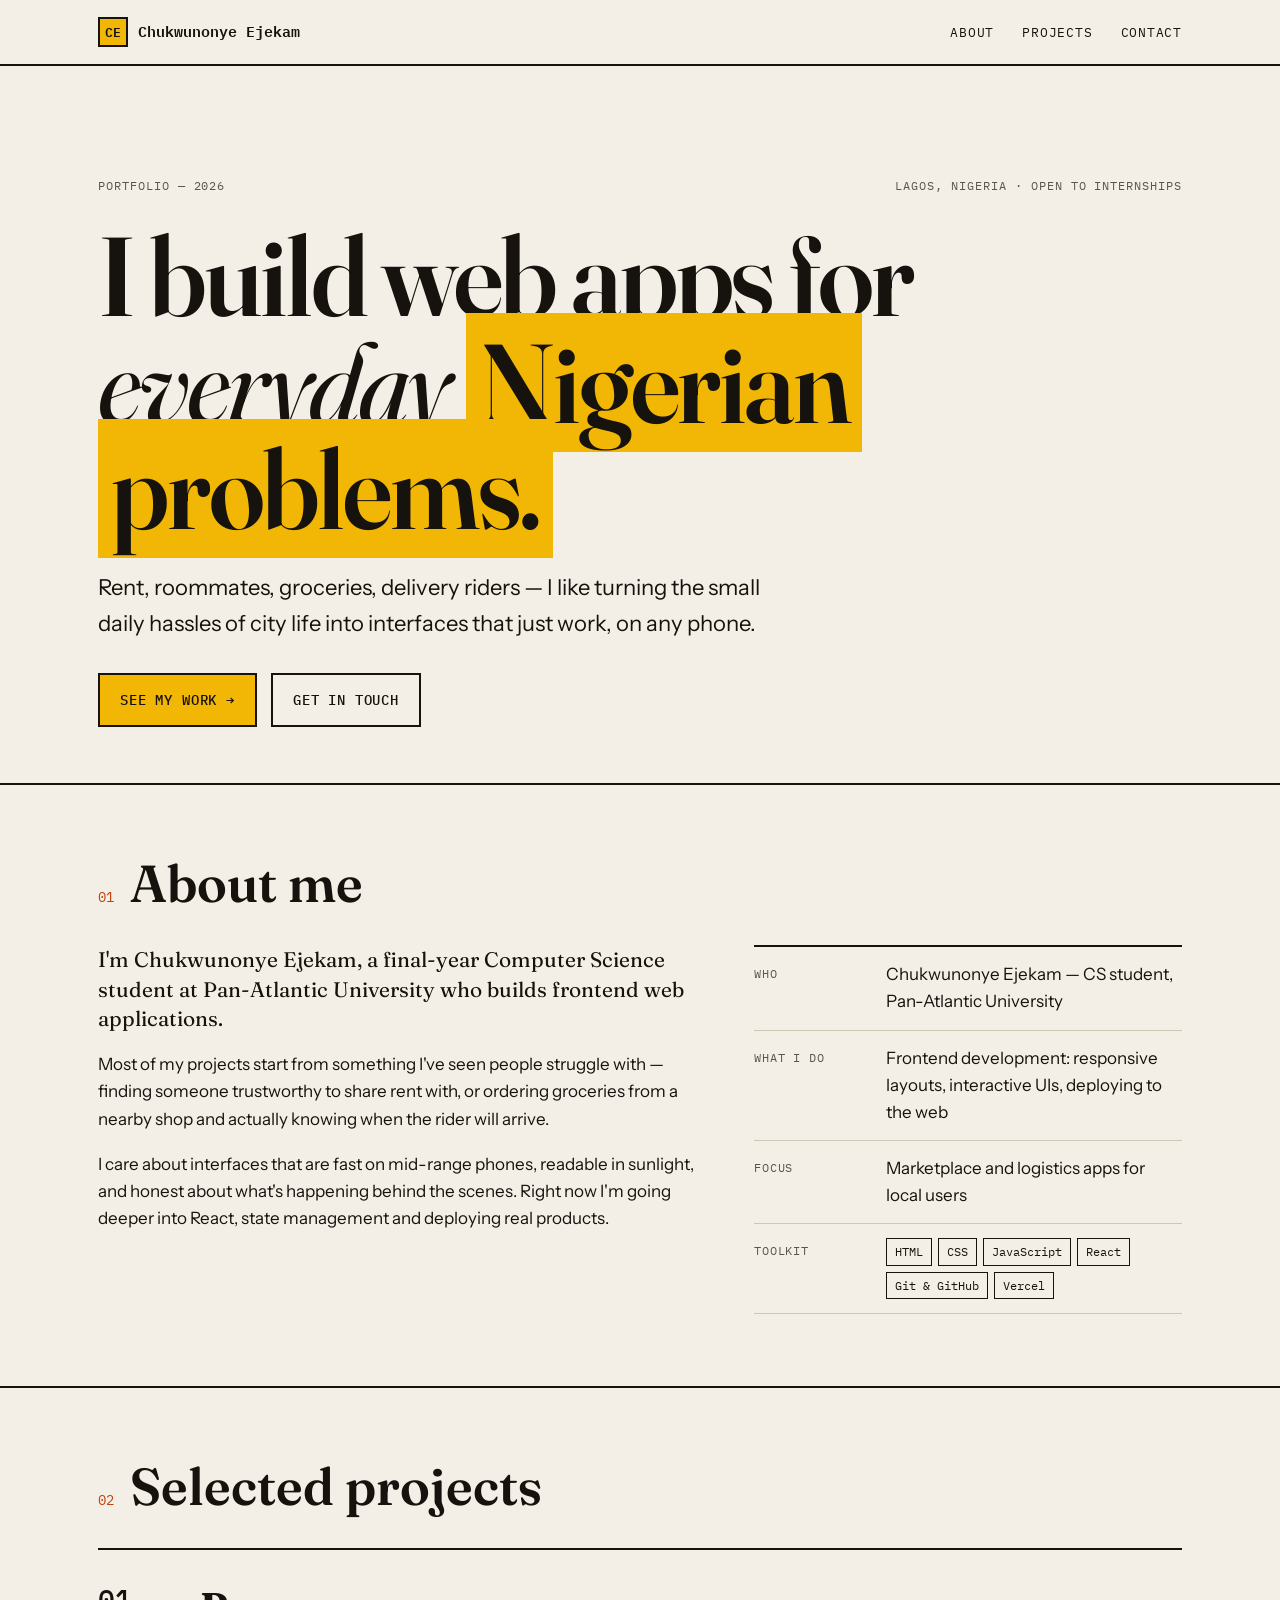
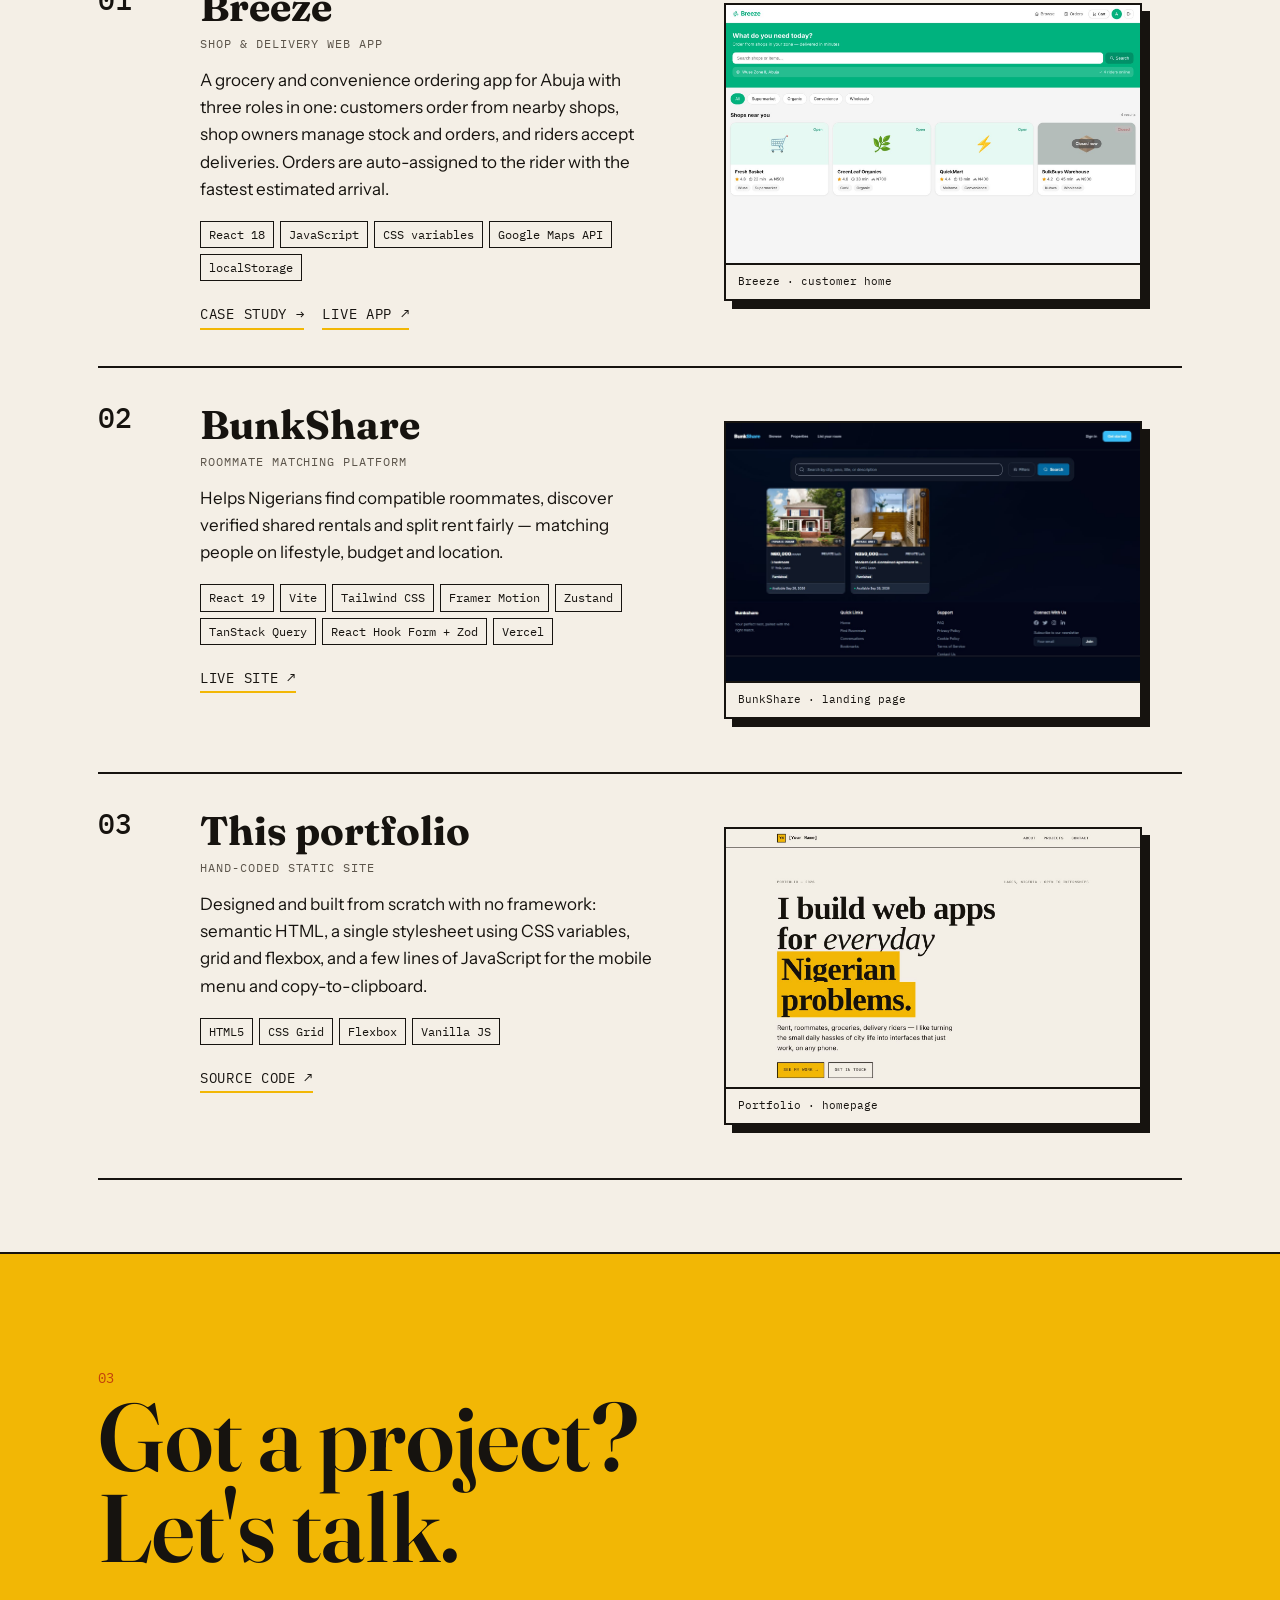
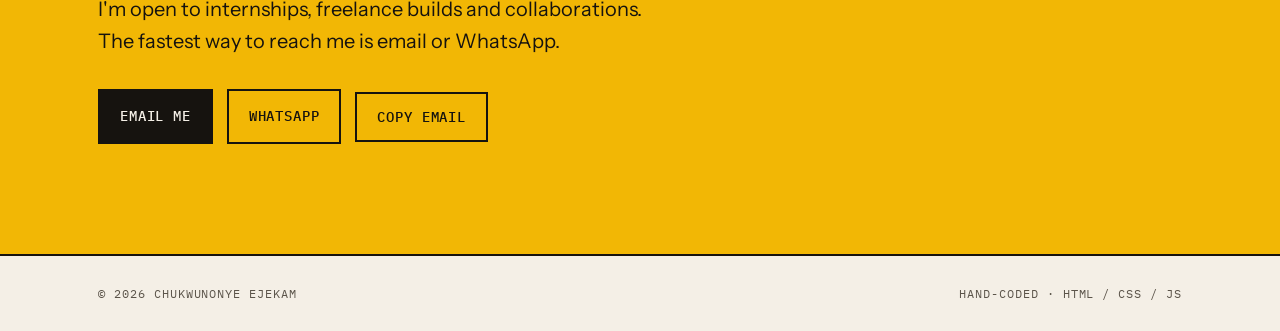
<file: index.html>
<!DOCTYPE html>
<html lang="en">
<head>
  <meta charset="UTF-8">
  <meta name="viewport" content="width=device-width, initial-scale=1.0">
  <!-- EDIT: items marked "EDIT" still need your details -->
  <title>Chukwunonye Ejekam — Frontend Developer</title>
  <meta name="description" content="Portfolio of Chukwunonye Ejekam, a frontend developer building practical web apps for Nigerian users.">
  <link rel="preconnect" href="https://fonts.googleapis.com">
  <link rel="preconnect" href="https://fonts.gstatic.com" crossorigin>
  <link href="https://fonts.googleapis.com/css2?family=Fraunces:ital,opsz,wght@0,9..144,400;0,9..144,600;1,9..144,400&family=IBM+Plex+Mono:wght@400;500;600&family=Instrument+Sans:wght@400;600&display=swap" rel="stylesheet">
  <link rel="stylesheet" href="styles.css">
</head>
<body>
  <a class="skip-link" href="#main">Skip to content</a>

  <header class="site-header">
    <div class="wrap">
      <a class="brand" href="index.html">
        <span class="brand-mark" aria-hidden="true">CE</span>
        <span>Chukwunonye Ejekam</span>
      </a>
      <button class="nav-toggle" aria-expanded="false" aria-controls="site-nav">Menu</button>
      <nav class="site-nav" id="site-nav" aria-label="Main">
        <ul class="nav-list">
          <li><a href="#about">About</a></li>
          <li><a href="#projects">Projects</a></li>
          <li><a href="#contact">Contact</a></li>
        </ul>
      </nav>
    </div>
  </header>

  <main id="main">
    <!-- HERO -->
    <section class="hero" aria-labelledby="hero-title">
      <div class="wrap">
        <div class="hero-top">
          <span class="label">Portfolio — 2026</span>
          <span class="label">Lagos, Nigeria · Open to internships</span><!-- EDIT -->
        </div>
        <h1 id="hero-title">I build web apps for <em>everyday</em> <span class="hl">Nigerian problems.</span></h1>
        <p class="hero-lede">Rent, roommates, groceries, delivery riders — I like turning the small daily hassles of city life into interfaces that just work, on any phone.</p>
        <div class="hero-actions">
          <a class="btn btn--solid" href="#projects">See my work →</a>
          <a class="btn" href="#contact">Get in touch</a>
        </div>
      </div>
    </section>

    <!-- ABOUT -->
    <section class="about" id="about" aria-labelledby="about-title">
      <div class="wrap">
        <div class="section-head">
          <span class="section-num">01</span>
          <h2 id="about-title">About me</h2>
        </div>
        <div class="about-grid">
          <div class="about-copy">
            <!-- EDIT: rewrite these paragraphs in your own words -->
            <p>I'm Chukwunonye Ejekam, a final-year Computer Science student at Pan-Atlantic University who builds frontend web applications.</p>
            <p>Most of my projects start from something I've seen people struggle with — finding someone trustworthy to share rent with, or ordering groceries from a nearby shop and actually knowing when the rider will arrive.</p>
            <p>I care about interfaces that are fast on mid-range phones, readable in sunlight, and honest about what's happening behind the scenes. Right now I'm going deeper into React, state management and deploying real products.</p>
          </div>
          <dl class="facts">
            <div><dt>Who</dt><dd>Chukwunonye Ejekam — CS student, Pan-Atlantic University</dd></div>
            <div><dt>What I do</dt><dd>Frontend development: responsive layouts, interactive UIs, deploying to the web</dd></div>
            <div><dt>Focus</dt><dd>Marketplace and logistics apps for local users</dd></div>
            <div>
              <dt>Toolkit</dt>
              <dd>
                <ul class="tags">
                  <li>HTML</li><li>CSS</li><li>JavaScript</li><li>React</li>
                  <li>Git &amp; GitHub</li><li>Vercel</li>
                </ul>
              </dd>
            </div>
          </dl>
        </div>
      </div>
    </section>

    <!-- PROJECTS -->
    <section class="projects" id="projects" aria-labelledby="projects-title">
      <div class="wrap">
        <div class="section-head">
          <span class="section-num">02</span>
          <h2 id="projects-title">Selected projects</h2>
        </div>

        <ol class="project-list">
          <!-- Project 1: Breeze (has its own details page) -->
          <li class="project">
            <span class="project-no">01</span>
            <div>
              <h3>Breeze</h3>
              <span class="label project-kind">Shop &amp; delivery web app</span>
              <p>A grocery and convenience ordering app for Abuja with three roles in one: customers order from nearby shops, shop owners manage stock and orders, and riders accept deliveries. Orders are auto-assigned to the rider with the fastest estimated arrival.</p>
              <ul class="tags">
                <li>React 18</li><li>JavaScript</li><li>CSS variables</li><li>Google Maps API</li><li>localStorage</li>
              </ul>
              <div class="project-links">
                <a class="text-link" href="breeze.html">Case study →</a>
                <a class="text-link" href="projects/breeze/index.html" target="_blank" rel="noopener">Live app ↗</a>
              </div>
            </div>
            <figure class="project-shot">
              <img src="assets/img/breeze-home.jpg" alt="Breeze home screen showing a search bar and a grid of nearby shops" loading="lazy" width="1600" height="1000">
              <figcaption>Breeze · customer home</figcaption>
            </figure>
          </li>

          <!-- Project 2: BunkShare -->
          <li class="project">
            <span class="project-no">02</span>
            <div>
              <h3>BunkShare</h3>
              <span class="label project-kind">Roommate matching platform</span>
              <p>Helps Nigerians find compatible roommates, discover verified shared rentals and split rent fairly — matching people on lifestyle, budget and location.</p>
              <ul class="tags">
                <!-- EDIT: add "TypeScript" here if you wrote it in TypeScript -->
                <li>React 19</li><li>Vite</li><li>Tailwind CSS</li><li>Framer Motion</li>
                <li>Zustand</li><li>TanStack Query</li><li>React Hook Form + Zod</li><li>Vercel</li>
              </ul>
              <div class="project-links">
                <a class="text-link" href="https://bunkshare-frontend-l4f9.vercel.app/" target="_blank" rel="noopener">Live site ↗</a>
              </div>
            </div>
            <figure class="project-shot">
              <img src="assets/img/bunkshare.jpg" alt="BunkShare listings page with a search bar and two rental listings in Ikeja and Lekki, Lagos" loading="lazy" width="1680" height="1050">
              <figcaption>BunkShare · landing page</figcaption>
            </figure>
          </li>

          <!-- Project 3: this site -->
          <li class="project">
            <span class="project-no">03</span>
            <div>
              <h3>This portfolio</h3>
              <span class="label project-kind">Hand-coded static site</span>
              <p>Designed and built from scratch with no framework: semantic HTML, a single stylesheet using CSS variables, grid and flexbox, and a few lines of JavaScript for the mobile menu and copy-to-clipboard.</p>
              <ul class="tags">
                <li>HTML5</li><li>CSS Grid</li><li>Flexbox</li><li>Vanilla JS</li>
              </ul>
              <div class="project-links">
                <!-- EDIT: your GitHub repo URL -->
                <a class="text-link" href="https://github.com/YOUR-USERNAME/portfolio" target="_blank" rel="noopener">Source code ↗</a>
              </div>
            </div>
            <figure class="project-shot">
              <img src="assets/img/portfolio.jpg" alt="The homepage of this portfolio" loading="lazy" width="1600" height="1000">
              <figcaption>Portfolio · homepage</figcaption>
            </figure>
          </li>
        </ol>
      </div>
    </section>

    <!-- CALL TO ACTION -->
    <section class="cta" id="contact" aria-labelledby="contact-title">
      <div class="wrap">
        <span class="section-num">03</span>
        <h2 id="contact-title">Got a project? Let's talk.</h2>
        <p>I'm open to internships, freelance builds and collaborations. The fastest way to reach me is email or WhatsApp.</p>
        <div class="cta-actions">
          <a class="btn btn--dark" href="mailto:ejekamchukwunonye@gmail.com?subject=Hello%20from%20your%20portfolio">Email me</a>
          <a class="btn" href="https://wa.me/2349167227657?text=Hi%2C%20I%20saw%20your%20portfolio" target="_blank" rel="noopener">WhatsApp</a>
          <button class="btn" type="button" id="copy-email" data-email="ejekamchukwunonye@gmail.com">Copy email</button>
          <span class="copy-note" id="copy-note" role="status" aria-live="polite"></span>
        </div>
      </div>
    </section>
  </main>

  <footer class="site-footer">
    <div class="wrap">
      <span class="label">© <span id="year">2026</span> Chukwunonye Ejekam</span>
      <span class="label">Hand-coded · HTML / CSS / JS</span>
    </div>
  </footer>

  <script src="script.js"></script>
</body>
</html>
</file>
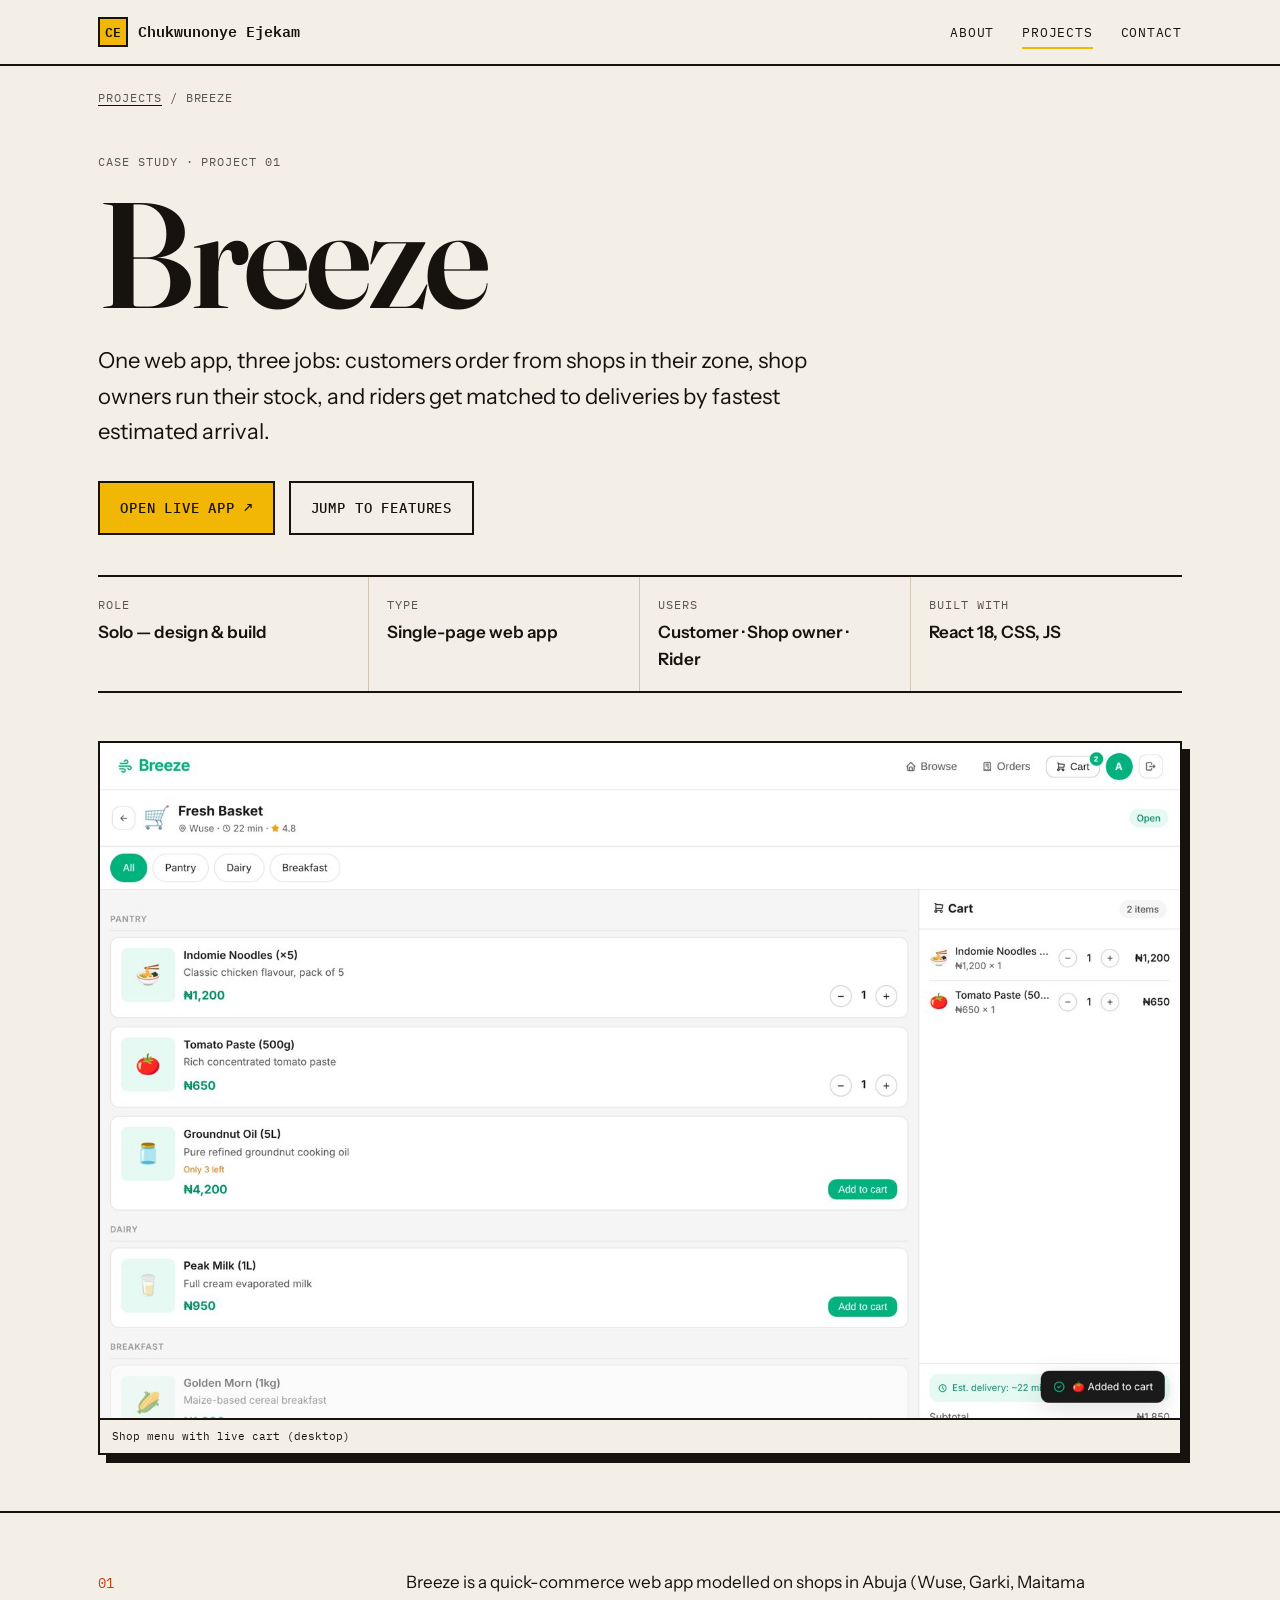
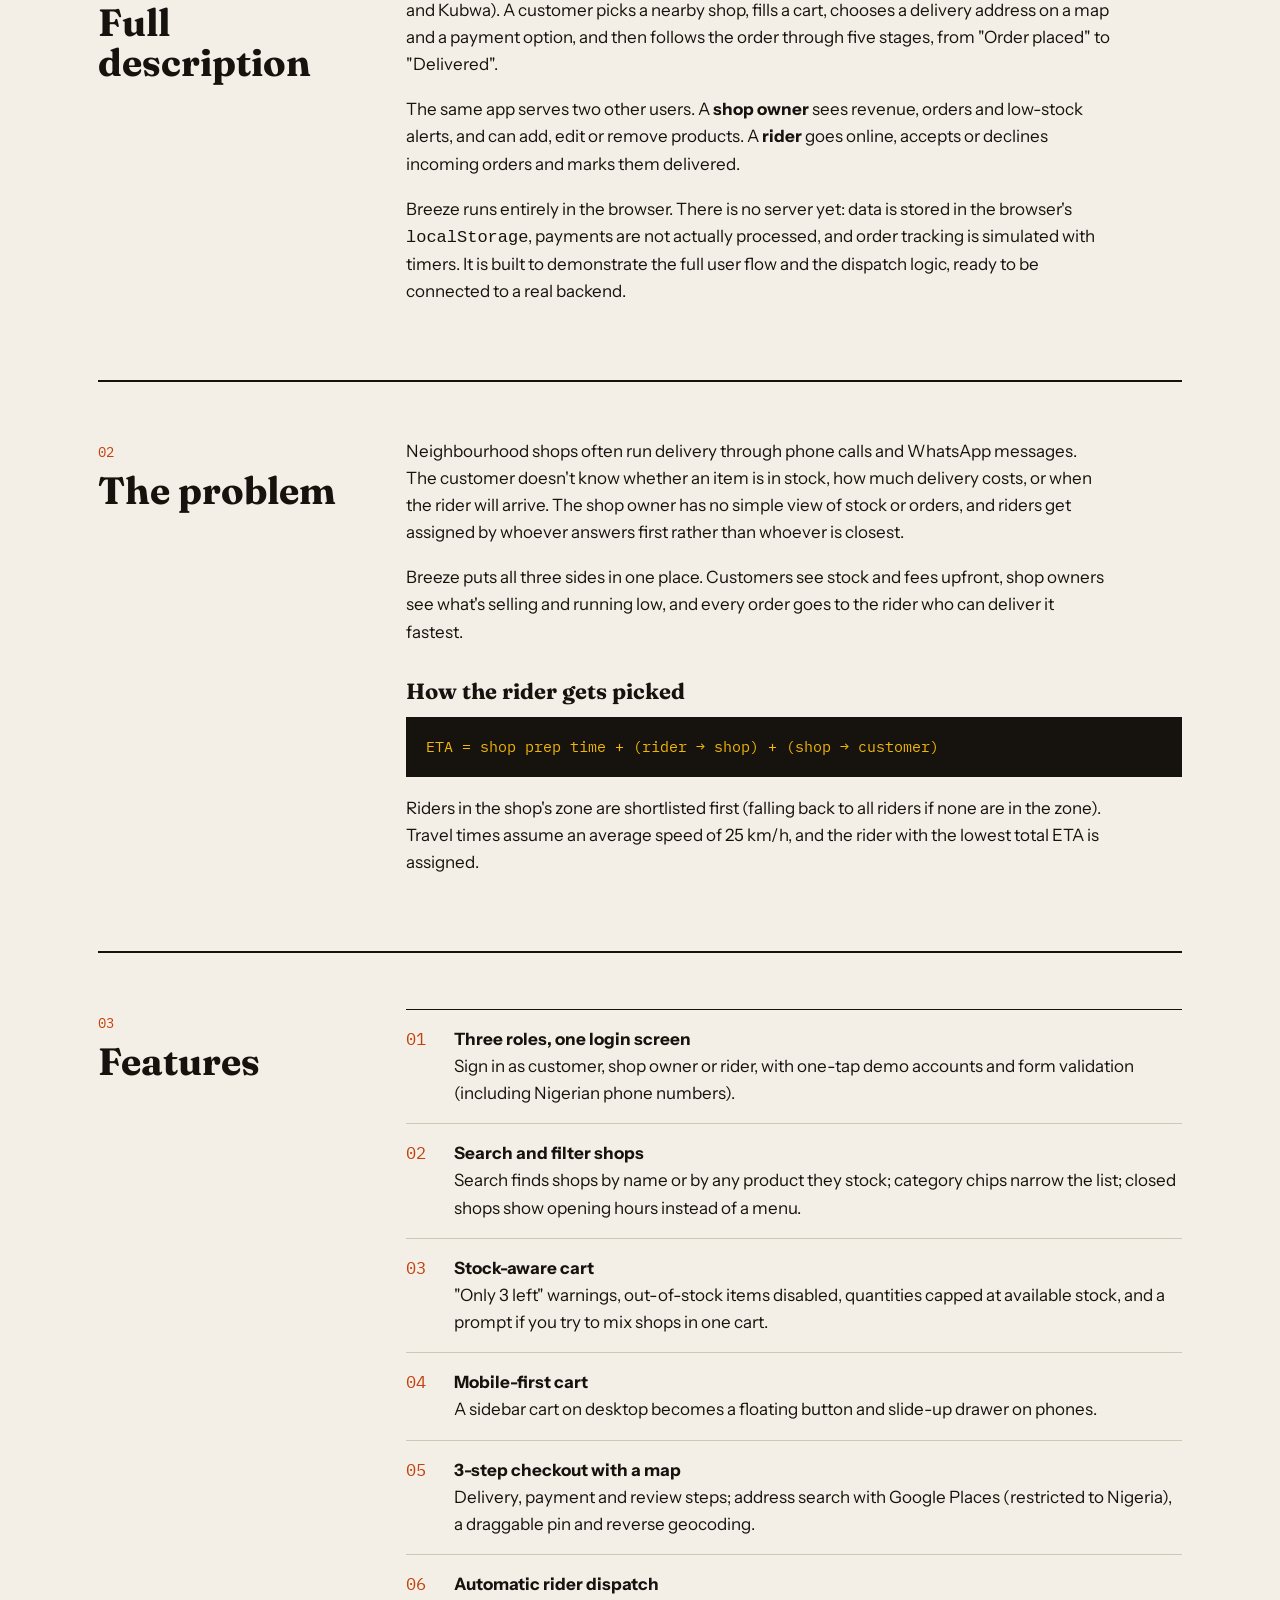
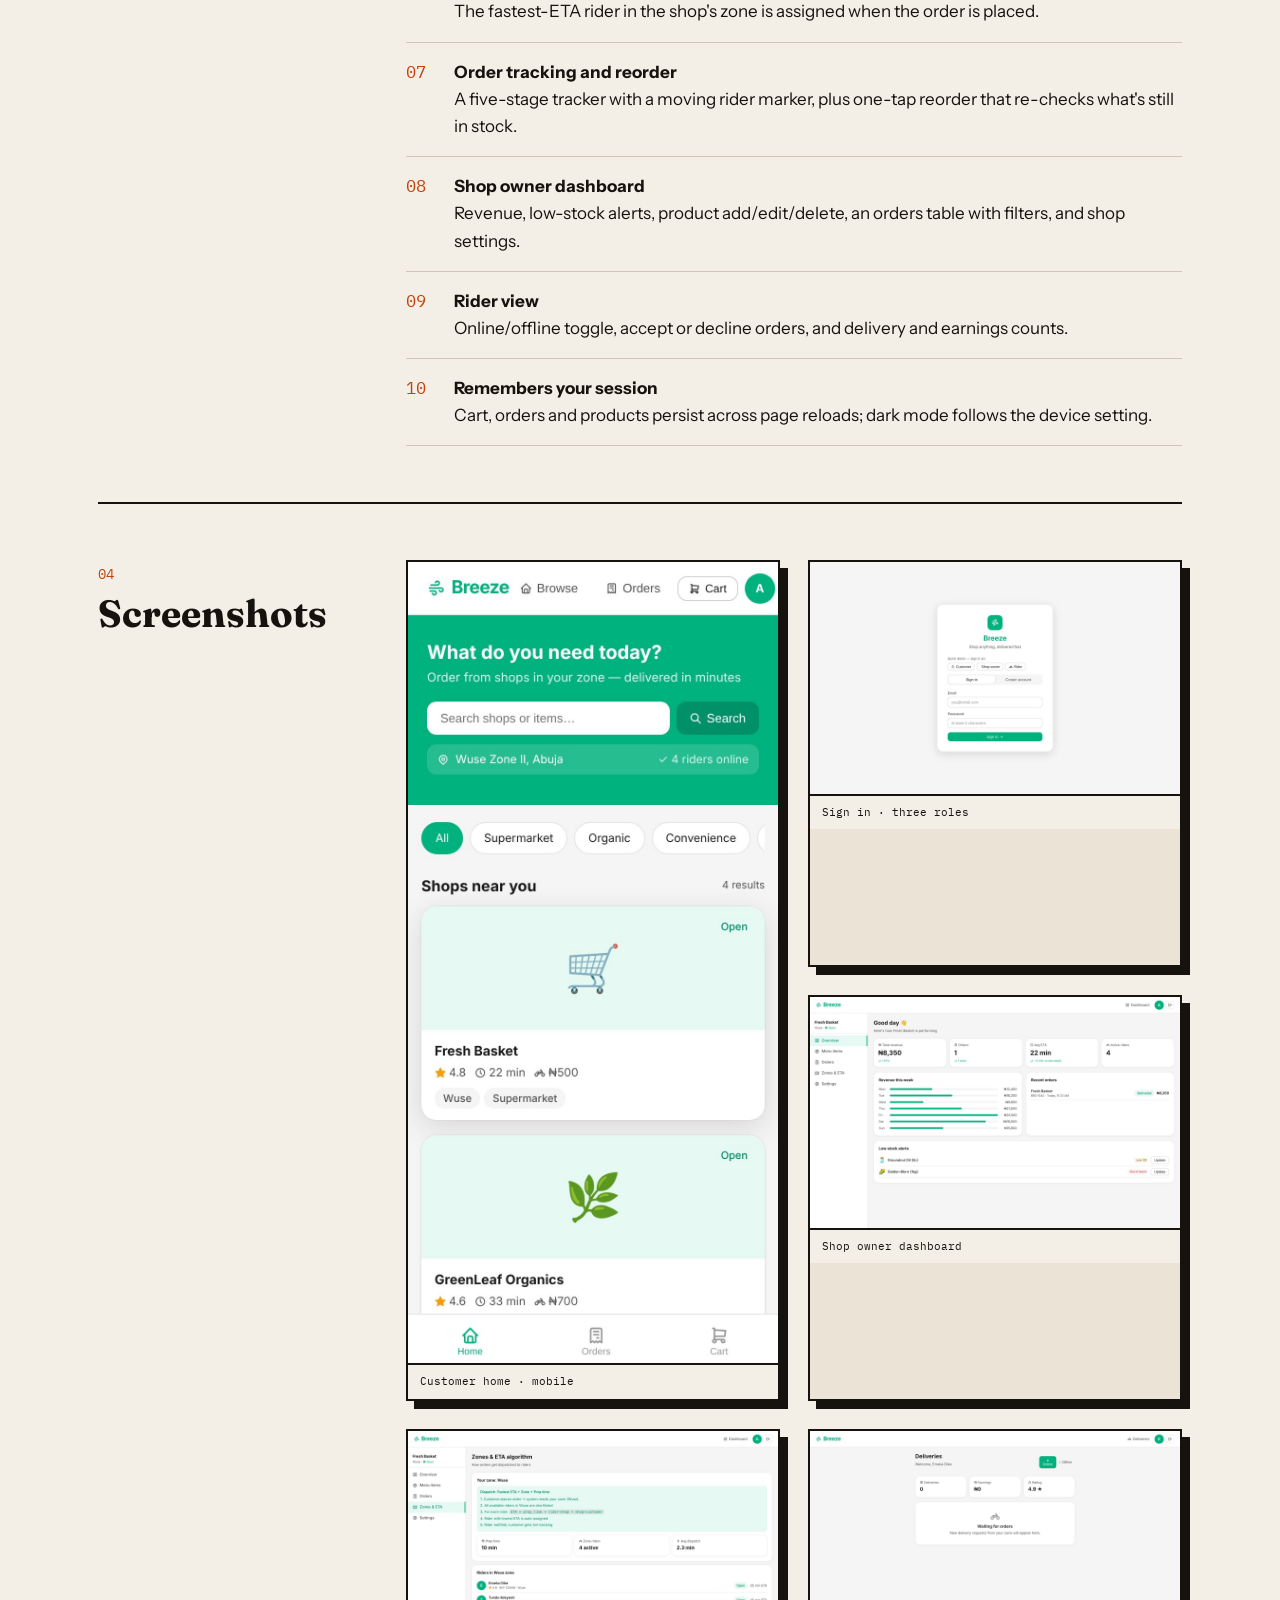
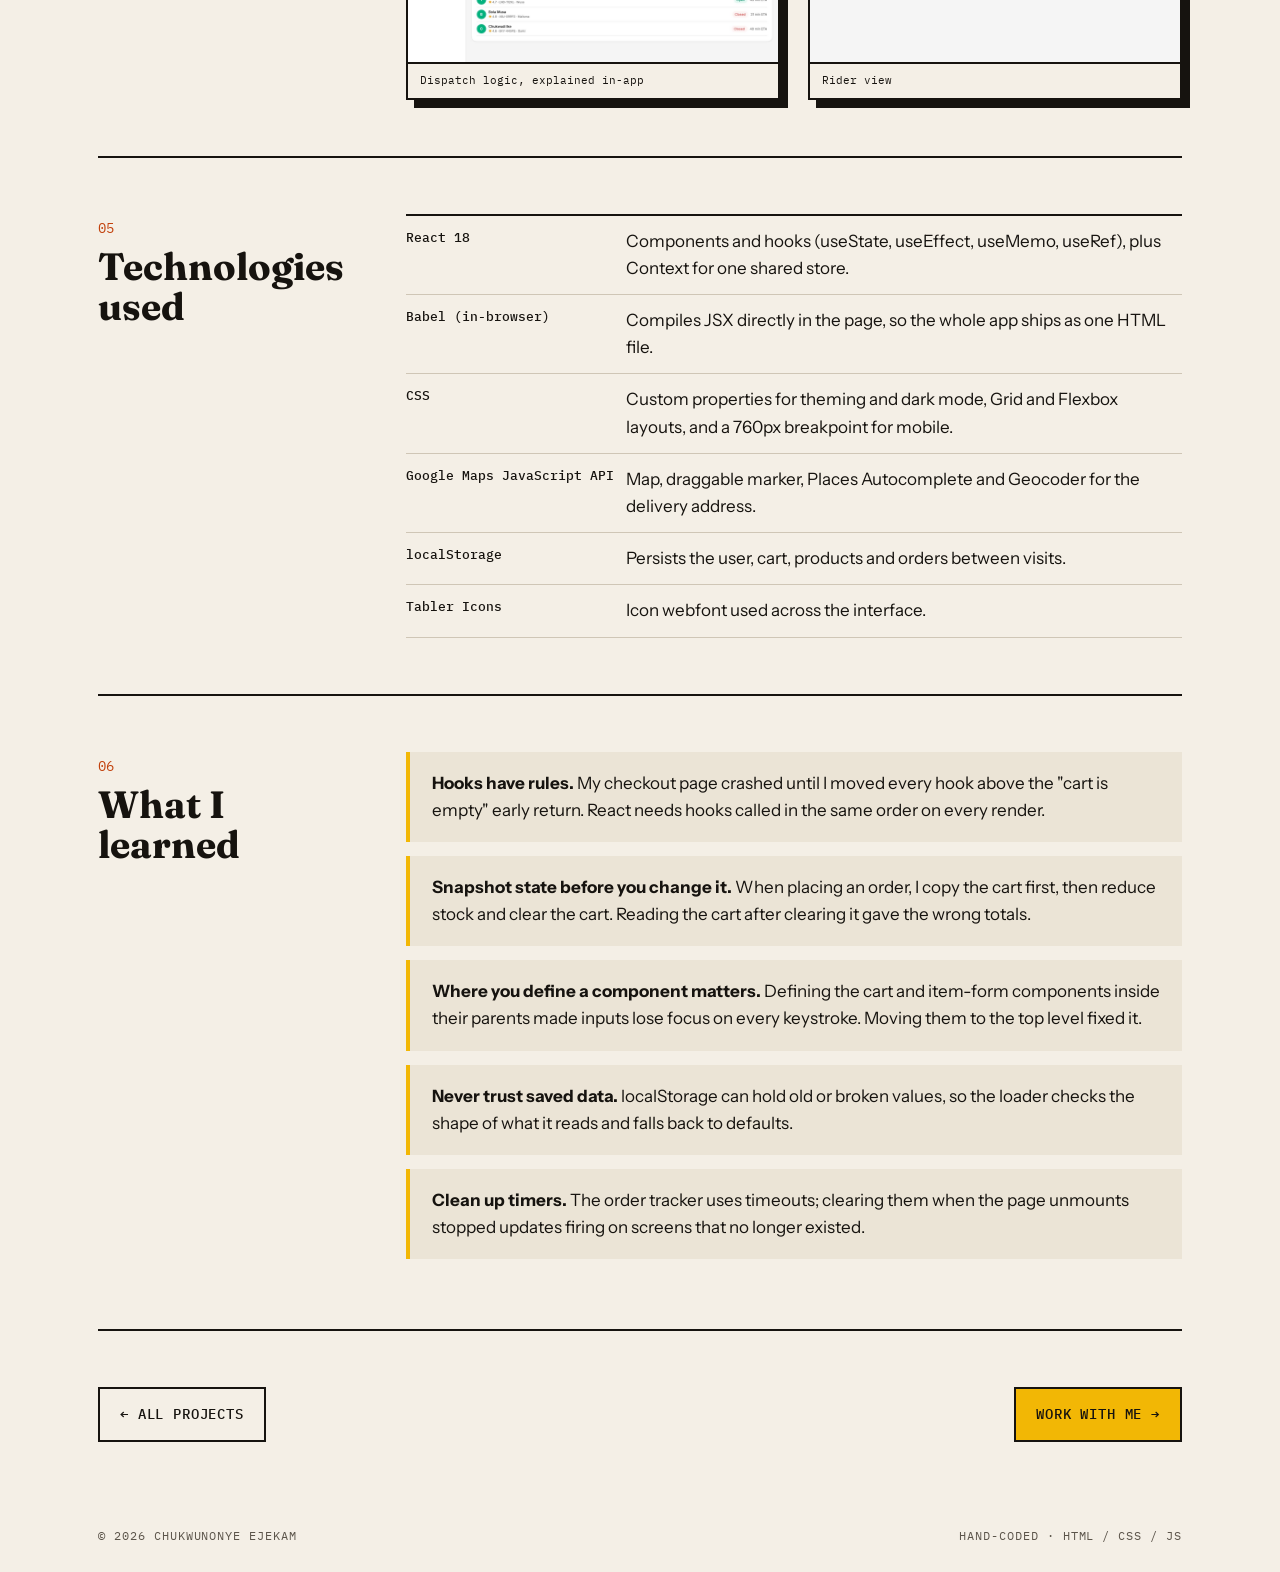
<file: breeze.html>
<!DOCTYPE html>
<html lang="en">
<head>
  <meta charset="UTF-8">
  <meta name="viewport" content="width=device-width, initial-scale=1.0">
  <title>Breeze — Case study · Chukwunonye Ejekam</title>
  <meta name="description" content="Case study: Breeze, a three-role shop and delivery web app built with React.">
  <link rel="preconnect" href="https://fonts.googleapis.com">
  <link rel="preconnect" href="https://fonts.gstatic.com" crossorigin>
  <link href="https://fonts.googleapis.com/css2?family=Fraunces:ital,opsz,wght@0,9..144,400;0,9..144,600;1,9..144,400&family=IBM+Plex+Mono:wght@400;500;600&family=Instrument+Sans:wght@400;600&display=swap" rel="stylesheet">
  <link rel="stylesheet" href="styles.css">
</head>
<body>
  <a class="skip-link" href="#main">Skip to content</a>

  <header class="site-header">
    <div class="wrap">
      <a class="brand" href="index.html">
        <span class="brand-mark" aria-hidden="true">CE</span>
        <span>Chukwunonye Ejekam</span>
      </a>
      <button class="nav-toggle" aria-expanded="false" aria-controls="site-nav">Menu</button>
      <nav class="site-nav" id="site-nav" aria-label="Main">
        <ul class="nav-list">
          <li><a href="index.html#about">About</a></li>
          <li><a href="index.html#projects" aria-current="page">Projects</a></li>
          <li><a href="index.html#contact">Contact</a></li>
        </ul>
      </nav>
    </div>
  </header>

  <main id="main">
    <div class="wrap">
      <nav class="crumbs label" aria-label="Breadcrumb">
        <a href="index.html#projects">Projects</a> / Breeze
      </nav>
    </div>

    <!-- HERO + QUICK SPEC -->
    <section class="detail-hero" aria-labelledby="detail-title">
      <div class="wrap">
        <span class="label">Case study · Project 01</span>
        <h1 id="detail-title">Breeze</h1>
        <p class="hero-lede">One web app, three jobs: customers order from shops in their zone, shop owners run their stock, and riders get matched to deliveries by fastest estimated arrival.</p>
        <div class="hero-actions" style="margin-bottom:40px">
          <a class="btn btn--solid" href="projects/breeze/index.html" target="_blank" rel="noopener">Open live app ↗</a>
          <a class="btn" href="#features">Jump to features</a>
        </div>
        <dl class="spec">
          <div><dt>Role</dt><dd>Solo — design &amp; build</dd></div>
          <div><dt>Type</dt><dd>Single-page web app</dd></div>
          <div><dt>Users</dt><dd>Customer · Shop owner · Rider</dd></div>
          <div><dt>Built with</dt><dd>React 18, CSS, JS</dd></div>
        </dl>
        <figure class="project-shot lead-shot">
          <img src="assets/img/breeze-menu.jpg" alt="Breeze shop menu with items grouped by category and a cart panel on the right" width="1600" height="1000">
          <figcaption>Shop menu with live cart (desktop)</figcaption>
        </figure>
      </div>
    </section>

    <div class="wrap">
      <!-- 1. FULL DESCRIPTION -->
      <section class="chapter" aria-labelledby="desc-title">
        <header><span class="section-num">01</span><h2 id="desc-title">Full description</h2></header>
        <div class="chapter-body">
          <p>Breeze is a quick-commerce web app modelled on shops in Abuja (Wuse, Garki, Maitama and Kubwa). A customer picks a nearby shop, fills a cart, chooses a delivery address on a map and a payment option, and then follows the order through five stages, from "Order placed" to "Delivered".</p>
          <p>The same app serves two other users. A <strong>shop owner</strong> sees revenue, orders and low-stock alerts, and can add, edit or remove products. A <strong>rider</strong> goes online, accepts or declines incoming orders and marks them delivered.</p>
          <p>Breeze runs entirely in the browser. There is no server yet: data is stored in the browser's <code>localStorage</code>, payments are not actually processed, and order tracking is simulated with timers. It is built to demonstrate the full user flow and the dispatch logic, ready to be connected to a real backend.</p>
        </div>
      </section>

      <!-- 2. PROBLEM -->
      <section class="chapter" aria-labelledby="problem-title">
        <header><span class="section-num">02</span><h2 id="problem-title">The problem</h2></header>
        <div class="chapter-body">
          <!-- EDIT: make this your own story — why did YOU build Breeze? -->
          <p>Neighbourhood shops often run delivery through phone calls and WhatsApp messages. The customer doesn't know whether an item is in stock, how much delivery costs, or when the rider will arrive. The shop owner has no simple view of stock or orders, and riders get assigned by whoever answers first rather than whoever is closest.</p>
          <p>Breeze puts all three sides in one place. Customers see stock and fees upfront, shop owners see what's selling and running low, and every order goes to the rider who can deliver it fastest.</p>
          <h3>How the rider gets picked</h3>
          <pre class="formula">ETA = shop prep time + (rider → shop) + (shop → customer)</pre>
          <p>Riders in the shop's zone are shortlisted first (falling back to all riders if none are in the zone). Travel times assume an average speed of 25 km/h, and the rider with the lowest total ETA is assigned.</p>
        </div>
      </section>

      <!-- 3. FEATURES -->
      <section class="chapter" id="features" aria-labelledby="features-title">
        <header><span class="section-num">03</span><h2 id="features-title">Features</h2></header>
        <div class="chapter-body">
          <ul class="feature-list">
            <li><div><strong>Three roles, one login screen</strong>Sign in as customer, shop owner or rider, with one-tap demo accounts and form validation (including Nigerian phone numbers).</div></li>
            <li><div><strong>Search and filter shops</strong>Search finds shops by name or by any product they stock; category chips narrow the list; closed shops show opening hours instead of a menu.</div></li>
            <li><div><strong>Stock-aware cart</strong>"Only 3 left" warnings, out-of-stock items disabled, quantities capped at available stock, and a prompt if you try to mix shops in one cart.</div></li>
            <li><div><strong>Mobile-first cart</strong>A sidebar cart on desktop becomes a floating button and slide-up drawer on phones.</div></li>
            <li><div><strong>3-step checkout with a map</strong>Delivery, payment and review steps; address search with Google Places (restricted to Nigeria), a draggable pin and reverse geocoding.</div></li>
            <li><div><strong>Automatic rider dispatch</strong>The fastest-ETA rider in the shop's zone is assigned when the order is placed.</div></li>
            <li><div><strong>Order tracking and reorder</strong>A five-stage tracker with a moving rider marker, plus one-tap reorder that re-checks what's still in stock.</div></li>
            <li><div><strong>Shop owner dashboard</strong>Revenue, low-stock alerts, product add/edit/delete, an orders table with filters, and shop settings.</div></li>
            <li><div><strong>Rider view</strong>Online/offline toggle, accept or decline orders, and delivery and earnings counts.</div></li>
            <li><div><strong>Remembers your session</strong>Cart, orders and products persist across page reloads; dark mode follows the device setting.</div></li>
          </ul>
        </div>
      </section>

      <!-- 4. SCREENSHOTS -->
      <section class="chapter" aria-labelledby="shots-title">
        <header><span class="section-num">04</span><h2 id="shots-title">Screenshots</h2></header>
        <div class="chapter-body">
          <div class="gallery">
            <figure class="project-shot tall">
              <img src="assets/img/breeze-mobile.jpg" alt="Breeze customer home screen on a mobile phone with bottom navigation" loading="lazy" width="780" height="1688">
              <figcaption>Customer home · mobile</figcaption>
            </figure>
            <figure class="project-shot">
              <img src="assets/img/breeze-login.jpg" alt="Breeze sign-in screen with demo buttons for customer, shop owner and rider" loading="lazy" width="1600" height="1000">
              <figcaption>Sign in · three roles</figcaption>
            </figure>
            <figure class="project-shot">
              <img src="assets/img/breeze-dashboard.jpg" alt="Shop owner dashboard with revenue stats, a weekly revenue chart and recent orders" loading="lazy" width="1600" height="1000">
              <figcaption>Shop owner dashboard</figcaption>
            </figure>
            <figure class="project-shot">
              <img src="assets/img/breeze-zones.jpg" alt="Zones and ETA page explaining the dispatch steps and listing riders with their ETAs" loading="lazy" width="1600" height="1000">
              <figcaption>Dispatch logic, explained in-app</figcaption>
            </figure>
            <figure class="project-shot">
              <img src="assets/img/breeze-rider.jpg" alt="Rider dashboard with an online toggle and delivery, earnings and rating stats" loading="lazy" width="1600" height="1000">
              <figcaption>Rider view</figcaption>
            </figure>
          </div>
        </div>
      </section>

      <!-- 5. TECHNOLOGIES -->
      <section class="chapter" aria-labelledby="tech-title">
        <header><span class="section-num">05</span><h2 id="tech-title">Technologies used</h2></header>
        <div class="chapter-body">
          <table class="tech-table">
            <tbody>
              <tr><th scope="row">React 18</th><td>Components and hooks (useState, useEffect, useMemo, useRef), plus Context for one shared store.</td></tr>
              <tr><th scope="row">Babel (in-browser)</th><td>Compiles JSX directly in the page, so the whole app ships as one HTML file.</td></tr>
              <tr><th scope="row">CSS</th><td>Custom properties for theming and dark mode, Grid and Flexbox layouts, and a 760px breakpoint for mobile.</td></tr>
              <tr><th scope="row">Google Maps JavaScript API</th><td>Map, draggable marker, Places Autocomplete and Geocoder for the delivery address.</td></tr>
              <tr><th scope="row">localStorage</th><td>Persists the user, cart, products and orders between visits.</td></tr>
              <tr><th scope="row">Tabler Icons</th><td>Icon webfont used across the interface.</td></tr>
            </tbody>
          </table>
        </div>
      </section>

      <!-- 6. WHAT I LEARNED -->
      <section class="chapter" aria-labelledby="learned-title">
        <header><span class="section-num">06</span><h2 id="learned-title">What I learned</h2></header>
        <div class="chapter-body">
          <!-- EDIT: these are drafts based on the code. Keep the ones that are true for you and rewrite them in your own words. -->
          <ul class="lessons">
            <li><strong>Hooks have rules.</strong> My checkout page crashed until I moved every hook above the "cart is empty" early return. React needs hooks called in the same order on every render.</li>
            <li><strong>Snapshot state before you change it.</strong> When placing an order, I copy the cart first, then reduce stock and clear the cart. Reading the cart after clearing it gave the wrong totals.</li>
            <li><strong>Where you define a component matters.</strong> Defining the cart and item-form components inside their parents made inputs lose focus on every keystroke. Moving them to the top level fixed it.</li>
            <li><strong>Never trust saved data.</strong> localStorage can hold old or broken values, so the loader checks the shape of what it reads and falls back to defaults.</li>
            <li><strong>Clean up timers.</strong> The order tracker uses timeouts; clearing them when the page unmounts stopped updates firing on screens that no longer existed.</li>
          </ul>
        </div>
      </section>

      <div class="next-up">
        <a class="btn" href="index.html#projects">← All projects</a>
        <a class="btn btn--solid" href="index.html#contact">Work with me →</a>
      </div>
    </div>
  </main>

  <footer class="site-footer">
    <div class="wrap">
      <span class="label">© <span id="year">2026</span> Chukwunonye Ejekam</span>
      <span class="label">Hand-coded · HTML / CSS / JS</span>
    </div>
  </footer>

  <script src="script.js"></script>
</body>
</html>
</file>
<file: styles.css>
/* ==========================================================
   Portfolio stylesheet
   Idea: a printed transit timetable — paper, ink, ruled lines,
   numbered rows and one loud "danfo yellow" accent.
   Sections: 1 Variables  2 Base  3 Header/Nav  4 Hero/About
             5 Projects index  6 CTA  7 Footer  8 Detail page
             9 Responsive breakpoints
   ========================================================== */

/* 1. VARIABLES ------------------------------------------- */
:root {
  --paper: #f4efe6;
  --paper-deep: #ebe4d6;
  --ink: #16130f;
  --ink-soft: #5b544a;
  --rule: #16130f;
  --hairline: #cfc6b6;
  --accent: #f2b705;      /* danfo yellow */
  --accent-ink: #16130f;  /* text on yellow */
  --signal: #c2410c;      /* small warning-orange details */

  --font-display: "Fraunces", Georgia, "Times New Roman", serif;
  --font-body: "Instrument Sans", "Helvetica Neue", Arial, sans-serif;
  --font-mono: "IBM Plex Mono", "Courier New", monospace;

  --gutter: clamp(16px, 4vw, 48px);
  --max: 1180px;
}

/* 2. BASE ------------------------------------------------ */
*, *::before, *::after { box-sizing: border-box; }
html { scroll-behavior: smooth; }
body {
  margin: 0;
  background: var(--paper);
  color: var(--ink);
  font-family: var(--font-body);
  font-size: 17px;
  line-height: 1.6;
}
img { max-width: 100%; height: auto; display: block; }
a { color: inherit; }
.wrap { max-width: var(--max); margin: 0 auto; padding: 0 var(--gutter); }

.label {
  font-family: var(--font-mono);
  font-size: 12px;
  letter-spacing: .08em;
  text-transform: uppercase;
  color: var(--ink-soft);
}
.skip-link {
  position: absolute; left: -999px; top: 8px;
  background: var(--accent); padding: 8px 12px; z-index: 50;
}
.skip-link:focus { left: 8px; }
:focus-visible { outline: 3px solid var(--signal); outline-offset: 3px; }

/* Buttons */
.btn {
  display: inline-flex; align-items: center; gap: 10px;
  font-family: var(--font-mono); font-size: 14px; font-weight: 500;
  text-transform: uppercase; letter-spacing: .06em; text-decoration: none;
  padding: 14px 20px; border: 2px solid var(--ink); cursor: pointer;
  background: transparent; color: var(--ink);
  transition: transform .15s ease, box-shadow .15s ease;
}
.btn:hover { transform: translate(-3px, -3px); box-shadow: 3px 3px 0 var(--ink); }
.btn--solid { background: var(--accent); color: var(--accent-ink); }
.btn--dark { background: var(--ink); color: var(--paper); }
.btn--dark:hover { box-shadow: 3px 3px 0 var(--accent); }

/* 3. HEADER / NAV ---------------------------------------- */
.site-header {
  border-bottom: 2px solid var(--rule);
  background: var(--paper);
  position: sticky; top: 0; z-index: 20;
}
.site-header .wrap {
  display: flex; align-items: center; justify-content: space-between;
  min-height: 64px; gap: 16px;
}
.brand {
  font-family: var(--font-mono); font-weight: 600; text-decoration: none;
  display: flex; align-items: center; gap: 10px; font-size: 15px;
}
.brand-mark {
  background: var(--accent); border: 2px solid var(--ink);
  width: 30px; height: 30px; display: grid; place-items: center; font-size: 13px;
}
.nav-list { display: flex; gap: 28px; list-style: none; margin: 0; padding: 0; }
.nav-list a {
  font-family: var(--font-mono); font-size: 13px; text-transform: uppercase;
  letter-spacing: .06em; text-decoration: none; padding: 6px 0;
  border-bottom: 2px solid transparent;
}
.nav-list a:hover, .nav-list a[aria-current="page"] { border-bottom-color: var(--accent); }
.nav-toggle {
  display: none; background: none; border: 2px solid var(--ink);
  font-family: var(--font-mono); font-size: 13px; padding: 8px 12px; cursor: pointer;
}

/* 4. HERO / ABOUT ---------------------------------------- */
.hero { padding: clamp(48px, 9vw, 110px) 0 56px; border-bottom: 2px solid var(--rule); }
.hero-top { display: flex; justify-content: space-between; gap: 16px; flex-wrap: wrap; margin-bottom: 28px; }
.hero h1 {
  font-family: var(--font-display); font-weight: 600;
  font-size: clamp(44px, 9vw, 112px); line-height: .95; letter-spacing: -.02em;
  margin: 0 0 28px; max-width: 14ch;
}
.hero h1 em { font-style: italic; font-weight: 400; }
.hero h1 .hl { background: var(--accent); padding: 0 .12em; box-decoration-break: clone; -webkit-box-decoration-break: clone; }
.hero-lede { font-size: clamp(18px, 2.2vw, 22px); max-width: 46ch; margin: 0 0 32px; }
.hero-actions { display: flex; gap: 14px; flex-wrap: wrap; }

.about { padding: 72px 0; border-bottom: 2px solid var(--rule); }
.section-head { display: flex; align-items: baseline; gap: 16px; margin-bottom: 36px; }
.section-head h2 {
  font-family: var(--font-display); font-weight: 600;
  font-size: clamp(32px, 5vw, 52px); margin: 0; line-height: 1;
}
.section-num { font-family: var(--font-mono); font-size: 14px; color: var(--signal); }

.about-grid { display: grid; grid-template-columns: 1.4fr 1fr; gap: 56px; }
.about-copy p { margin: 0 0 18px; max-width: 58ch; }
.about-copy p:first-child { font-size: 21px; font-family: var(--font-display); line-height: 1.4; }

.facts { border-top: 2px solid var(--rule); margin: 0; }
.facts div {
  display: grid; grid-template-columns: 120px 1fr; gap: 12px;
  padding: 14px 0; border-bottom: 1px solid var(--hairline);
}
.facts dt { font-family: var(--font-mono); font-size: 12px; text-transform: uppercase; letter-spacing: .08em; color: var(--ink-soft); padding-top: 3px; }
.facts dd { margin: 0; }
.tags { display: flex; flex-wrap: wrap; gap: 6px; list-style: none; padding: 0; margin: 0; }
.tags li { font-family: var(--font-mono); font-size: 12px; border: 1px solid var(--ink); padding: 3px 8px; }

/* 5. PROJECTS INDEX -------------------------------------- */
.projects { padding: 72px 0; border-bottom: 2px solid var(--rule); }
.project-list { list-style: none; margin: 0; padding: 0; border-top: 2px solid var(--rule); }
.project {
  display: grid;
  grid-template-columns: 70px 1fr 1.1fr;
  gap: 32px;
  padding: 36px 0;
  border-bottom: 2px solid var(--rule);
  align-items: start;
}
.project-no { font-family: var(--font-mono); font-size: 28px; font-weight: 500; line-height: 1; }
.project h3 { font-family: var(--font-display); font-size: clamp(28px, 3.6vw, 40px); margin: 0 0 6px; line-height: 1.05; }
.project-kind { margin-bottom: 14px; display: block; }
.project p { margin: 0 0 18px; max-width: 46ch; }
.project .tags { margin-bottom: 22px; }
.project-links { display: flex; gap: 18px; flex-wrap: wrap; }
.text-link {
  font-family: var(--font-mono); font-size: 14px; text-transform: uppercase; letter-spacing: .05em;
  text-decoration: none; border-bottom: 2px solid var(--accent); padding-bottom: 2px;
}
.text-link:hover { background: var(--accent); }
.project-shot {
  border: 2px solid var(--ink); background: var(--paper-deep);
  box-shadow: 8px 8px 0 var(--ink); overflow: hidden;
}
.project-shot img { width: 100%; aspect-ratio: 16 / 10; object-fit: cover; object-position: top; }
.project-shot figcaption {
  font-family: var(--font-mono); font-size: 11px; padding: 8px 12px;
  border-top: 2px solid var(--ink); background: var(--paper);
}
.todo {
  background: #fff3c4; border: 1px dashed var(--signal); color: var(--signal);
  font-family: var(--font-mono); font-size: 13px; padding: 2px 6px;
}

/* 6. CTA ------------------------------------------------- */
.cta { background: var(--accent); padding: clamp(56px, 9vw, 110px) 0; border-bottom: 2px solid var(--rule); }
.cta h2 {
  font-family: var(--font-display); font-weight: 600;
  font-size: clamp(40px, 8vw, 96px); line-height: .95; margin: 0 0 20px; max-width: 12ch;
}
.cta p { font-size: 20px; max-width: 44ch; margin: 0 0 32px; }
.cta-actions { display: flex; gap: 14px; flex-wrap: wrap; align-items: center; }
.cta .btn--dark:hover { box-shadow: 3px 3px 0 var(--paper); }
.copy-note { font-family: var(--font-mono); font-size: 13px; min-height: 1.4em; }

/* 7. FOOTER ---------------------------------------------- */
.site-footer { padding: 28px 0; }
.site-footer .wrap { display: flex; justify-content: space-between; gap: 16px; flex-wrap: wrap; }

/* 8. PROJECT DETAIL PAGE --------------------------------- */
.crumbs { padding: 22px 0 0; }
.crumbs a { text-decoration: none; border-bottom: 1px solid var(--ink); }
.detail-hero { padding: 40px 0 56px; border-bottom: 2px solid var(--rule); }
.detail-hero h1 {
  font-family: var(--font-display); font-weight: 600;
  font-size: clamp(56px, 12vw, 150px); line-height: .9; margin: 12px 0 22px; letter-spacing: -.03em;
}
.detail-hero .hero-lede { max-width: 52ch; }

.spec {
  display: grid; grid-template-columns: repeat(4, 1fr);
  border-top: 2px solid var(--rule); border-bottom: 2px solid var(--rule); margin: 0;
}
.spec div { padding: 18px 18px 18px 0; border-right: 1px solid var(--hairline); }
.spec div:last-child { border-right: 0; }
.spec div + div { padding-left: 18px; }
.spec dt { font-family: var(--font-mono); font-size: 12px; text-transform: uppercase; color: var(--ink-soft); letter-spacing: .08em; }
.spec dd { margin: 4px 0 0; font-weight: 600; }

.lead-shot { margin: 48px 0 0; }

.chapter {
  display: grid; grid-template-columns: 260px 1fr; gap: 48px;
  padding: 56px 0; border-bottom: 2px solid var(--rule);
}
.chapter > header h2 {
  font-family: var(--font-display); font-size: clamp(28px, 3.4vw, 38px); margin: 6px 0 0; line-height: 1.05;
}
.chapter-body p { margin: 0 0 18px; max-width: 64ch; }
.chapter-body h3 { font-family: var(--font-display); font-size: 22px; margin: 28px 0 8px; }

.feature-list { list-style: none; margin: 0; padding: 0; counter-reset: feat; border-top: 1px solid var(--ink); }
.feature-list li {
  counter-increment: feat; display: grid; grid-template-columns: 48px 1fr;
  padding: 16px 0; border-bottom: 1px solid var(--hairline);
}
.feature-list li::before { content: counter(feat, decimal-leading-zero); font-family: var(--font-mono); color: var(--signal); }
.feature-list strong { display: block; }

.formula {
  font-family: var(--font-mono); font-size: 15px; background: var(--ink); color: var(--accent);
  padding: 18px 20px; overflow-x: auto; margin: 0 0 18px;
}

.gallery { display: grid; grid-template-columns: repeat(2, 1fr); gap: 28px; }
.gallery figure { margin: 0; }
.gallery .project-shot img { aspect-ratio: auto; }
.gallery .tall { grid-row: span 2; }
.gallery .tall img { aspect-ratio: auto; }

.tech-table { width: 100%; border-collapse: collapse; border-top: 2px solid var(--ink); }
.tech-table th, .tech-table td { text-align: left; padding: 12px 12px 12px 0; border-bottom: 1px solid var(--hairline); vertical-align: top; }
.tech-table th { font-family: var(--font-mono); font-size: 13px; font-weight: 500; white-space: nowrap; }

.lessons { list-style: none; padding: 0; margin: 0; }
.lessons li { padding: 18px 0 18px 22px; border-left: 4px solid var(--accent); margin-bottom: 14px; background: var(--paper-deep); padding-right: 18px; }

.next-up { padding: 56px 0; display: flex; justify-content: space-between; align-items: center; gap: 20px; flex-wrap: wrap; }

/* 9. RESPONSIVE ------------------------------------------ */
/* Tablet */
@media (max-width: 960px) {
  .about-grid { grid-template-columns: 1fr; gap: 36px; }
  .project { grid-template-columns: 56px 1fr; }
  .project-shot { grid-column: 1 / -1; }
  .chapter { grid-template-columns: minmax(0, 1fr); gap: 20px; }
  .chapter > * { min-width: 0; } /* stops long code lines stretching the page */
  .spec { grid-template-columns: repeat(2, 1fr); }
  .spec div:nth-child(2) { border-right: 0; }
  .spec div:nth-child(3) { padding-left: 0; }
  .spec div:nth-child(-n+2) { border-bottom: 1px solid var(--hairline); }
}

/* Mobile */
@media (max-width: 640px) {
  body { font-size: 16px; }
  .nav-toggle { display: block; }
  .site-nav { position: absolute; left: 0; right: 0; top: 100%; background: var(--paper); border-bottom: 2px solid var(--rule); display: none; }
  .site-nav.is-open { display: block; }
  .nav-list { flex-direction: column; gap: 0; padding: 8px var(--gutter) 16px; }
  .nav-list a { display: block; padding: 12px 0; border-bottom: 1px solid var(--hairline); }
  .project { grid-template-columns: 1fr; gap: 16px; }
  .project-shot { box-shadow: 5px 5px 0 var(--ink); }
  .facts div { grid-template-columns: 1fr; gap: 2px; }
  .spec { grid-template-columns: 1fr; }
  .spec div, .spec div + div { padding: 14px 0; border-right: 0; border-bottom: 1px solid var(--hairline); }
  .gallery { grid-template-columns: 1fr; }
  .gallery .tall { grid-row: auto; max-width: 320px; }
  .btn { width: 100%; justify-content: center; }
  .tech-table th { white-space: normal; }
}

/* Respect users who prefer less motion */
@media (prefers-reduced-motion: reduce) {
  html { scroll-behavior: auto; }
  .btn { transition: none; }
}
</file>
